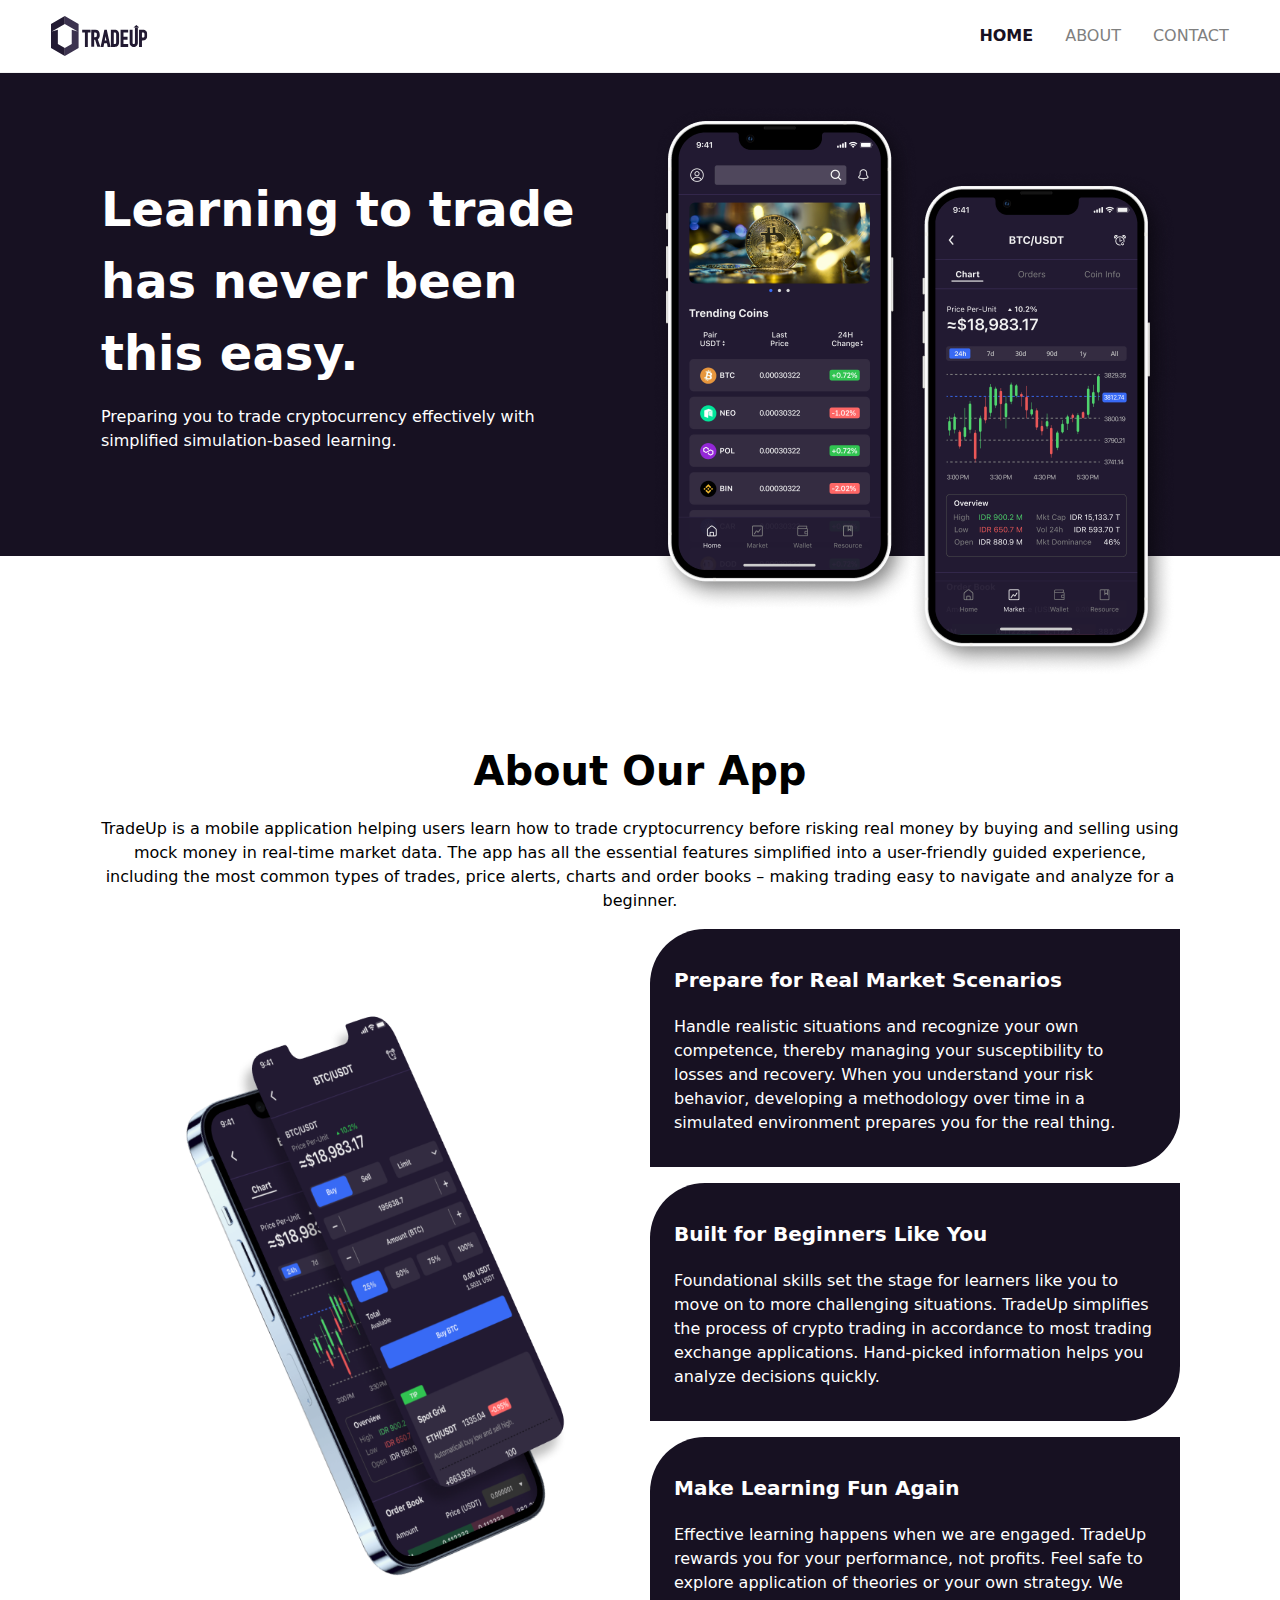
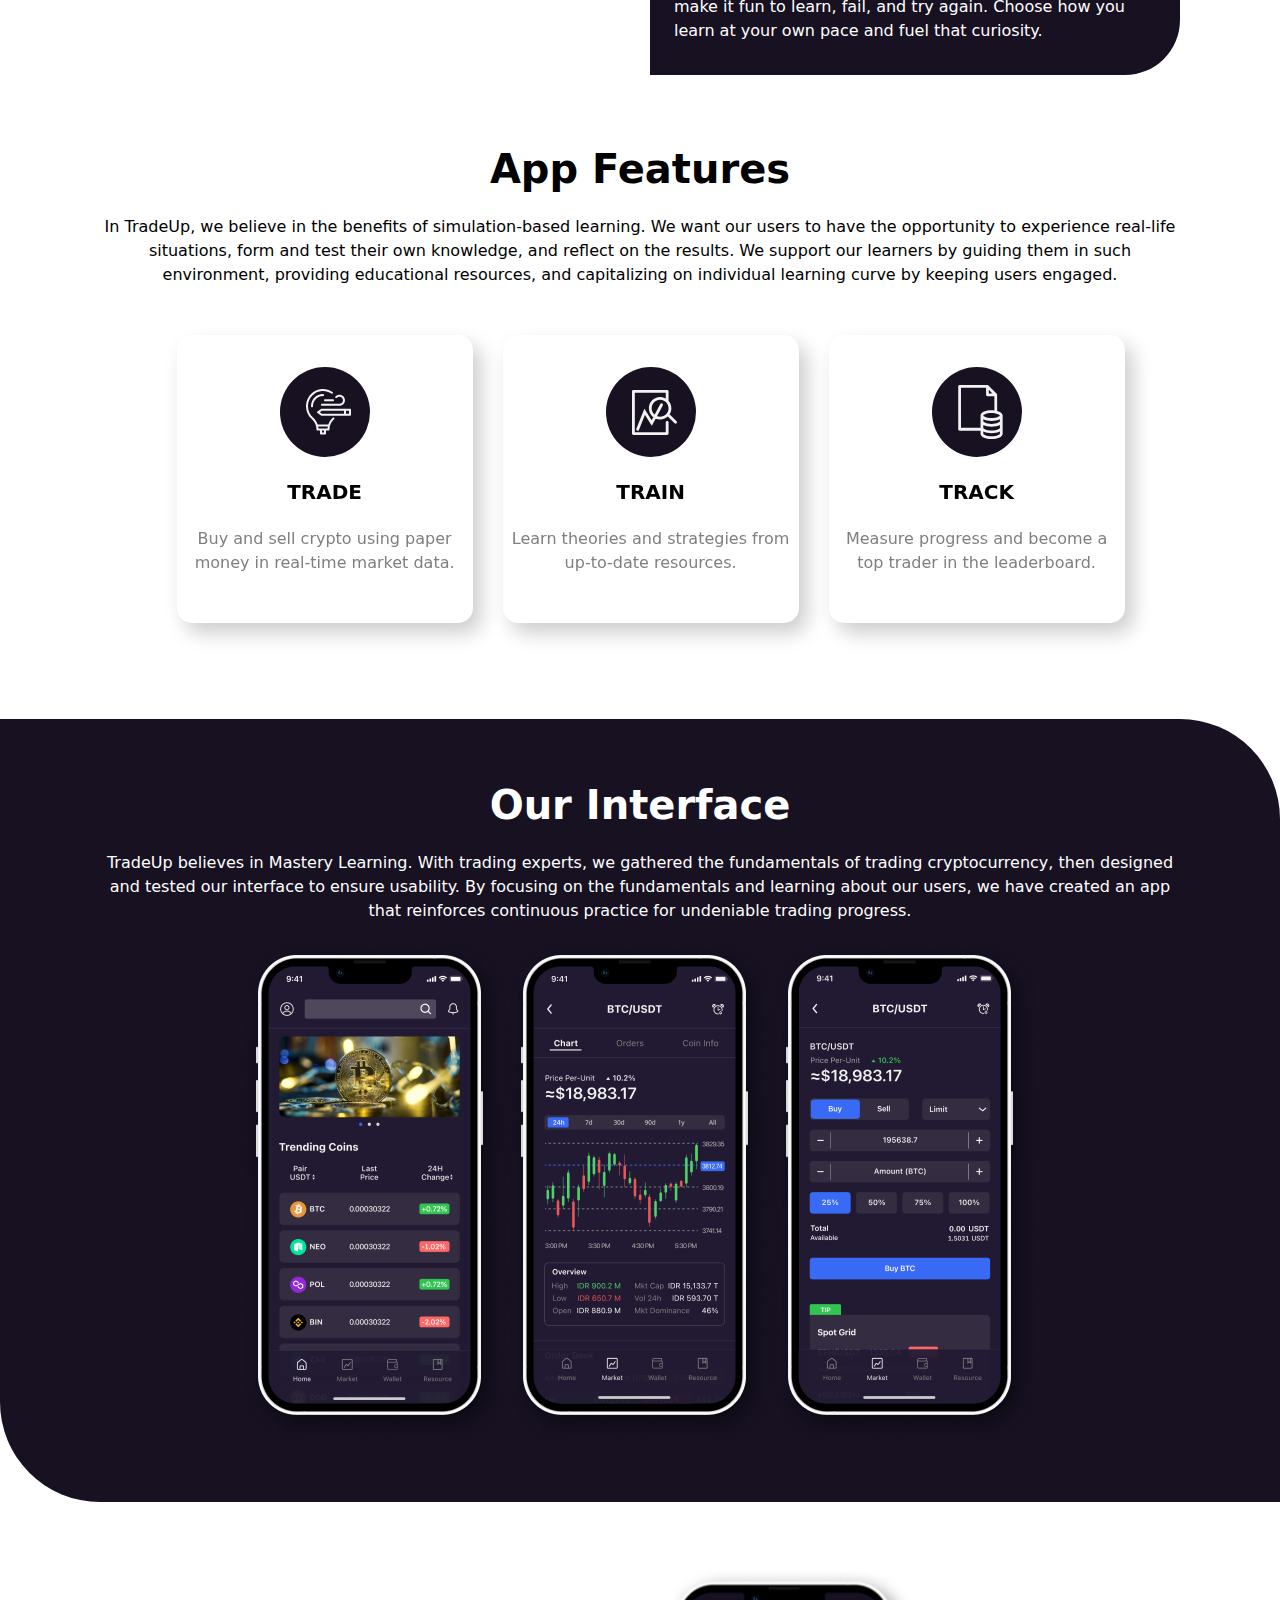
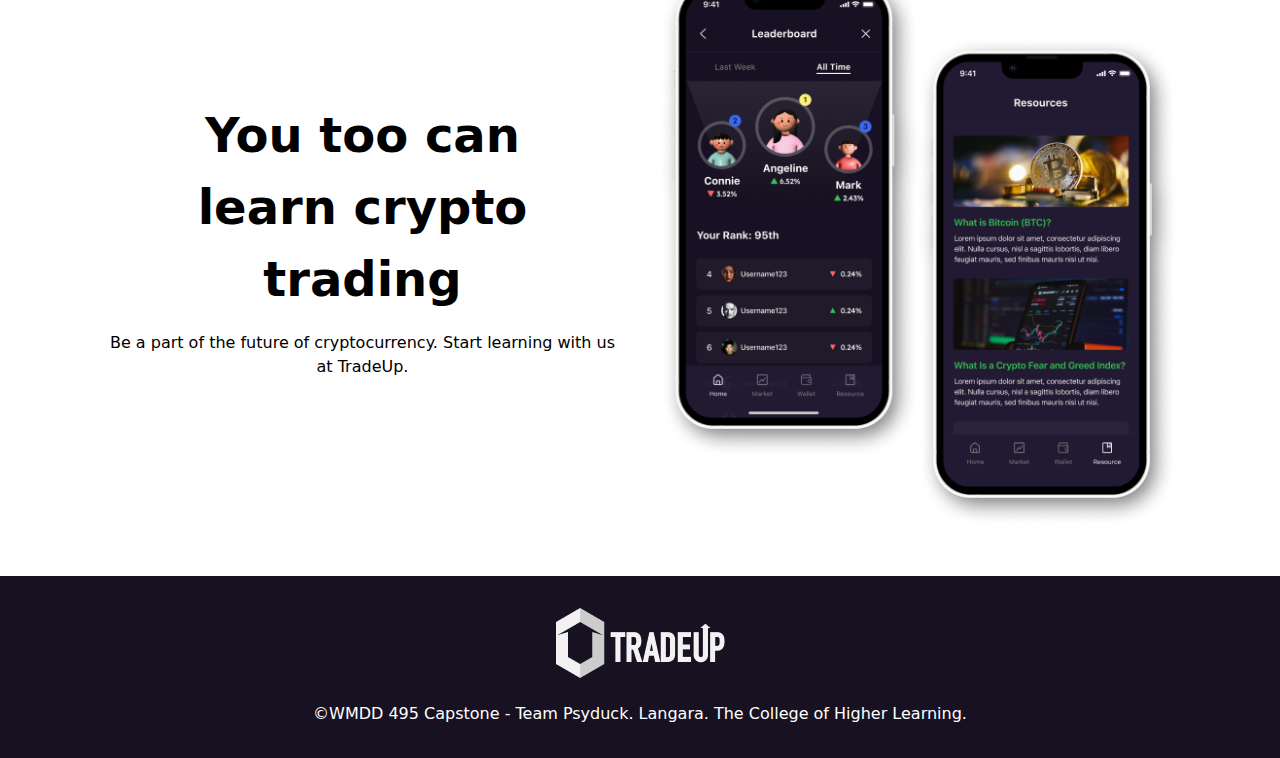
<file: index.html>
<!DOCTYPE html>
<html lang="en">
  <head>
    <meta charset="UTF-8" />
    <meta http-equiv="X-UA-Compatible" content="IE=edge" />
    <meta name="viewport" content="width=device-width, initial-scale=1.0" />
    <title>Trade Up</title>

    <link
      rel="icon"
      type="image/svg+xml"
      href="images/favicon_dark.svg"
      media="(prefers-color-scheme:dark)"
    />

    <link
      rel="icon"
      type="image/svg+xml"
      href="images/favicon_light.svg"
      media="(prefers-color-scheme:light)"
    />

    <link
      rel="stylesheet"
      href="https://cdn.jsdelivr.net/npm/swiper@8/swiper-bundle.min.css"
    />
    <link rel="stylesheet" href="style.css" />
    <script src="js/main.js" defer></script>
  </head>

  <body class="home">
    <!-- 
      ***** HEADER *****
     -->
    <header>
      <div class="container">
        <div class="site-identity">
          <img src="images/logo.svg" alt="logo" />
        </div>

        <div class="navigation">
          <button
            aria-controls="navigation-menu"
            aria-expanded="false"
            class="navigation__toggle"
          >
            <span class="visually-hidden">Menu</span>
            <span class="hamburguer"></span>
          </button>
          <nav>
            <ul
              id="navigation-menu"
              class="navigation__menu"
              data-visible="false"
            >
              <li><a href="#" class="active">Home</a></li>
              <li><a href="about.html">About</a></li>
              <li><a href="contact.html">Contact</a></li>
            </ul>
          </nav>
        </div>
      </div>
    </header>

    <!-- 
      ***** MAIN *****
     -->
    <main>
      <!-- 
        ***** BANNER *****
       -->
      <section class="hero">
        <div class="container">
          <div class="hero__text">
            <h1>Learning to trade has never been this easy.</h1>
            <p>
              Preparing you to trade cryptocurrency effectively with simplified
              simulation-based learning.
            </p>
          </div>
          <div>
            <img src="images/banner-image.png" alt="tradeup screen examples" />
          </div>
        </div>
      </section>

      <!-- 
        ***** ABOUT *****
       -->
      <section class="about">
        <div class="container">
          <div class="about__heading">
            <h2>About Our App</h2>
            <p>
              TradeUp is a mobile application helping users learn how to trade
              cryptocurrency before risking real money by buying and selling
              using mock money in real-time market data. The app has all the
              essential features simplified into a user-friendly guided
              experience, including the most common types of trades, price
              alerts, charts and order books – making trading easy to navigate
              and analyze for a beginner.
            </p>
          </div>
          <div class="about__body">
            <div class="about__body-img">
              <img src="/images/about-image.png" alt="Tradeup screens" />
            </div>
            <div class="about__items">
              <div class="about__items-uni">
                <h3>Prepare for Real Market Scenarios</h3>
                <p>
                  Handle realistic situations and recognize your own competence,
                  thereby managing your susceptibility to losses and recovery.
                  When you understand your risk behavior, developing a
                  methodology over time in a simulated environment prepares you
                  for the real thing.
                </p>
              </div>
              <div class="about__items-uni">
                <h3>Built for Beginners Like You</h3>
                <p>
                  Foundational skills set the stage for learners like you to
                  move on to more challenging situations. TradeUp simplifies the
                  process of crypto trading in accordance to most trading
                  exchange applications. Hand-picked information helps you
                  analyze decisions quickly.
                </p>
              </div>
              <div class="about__items-uni">
                <h3>Make Learning Fun Again</h3>
                <p>
                  Effective learning happens when we are engaged. TradeUp
                  rewards you for your performance, not profits. Feel safe to
                  explore application of theories or your own strategy. We make
                  it fun to learn, fail, and try again. Choose how you learn at
                  your own pace and fuel that curiosity.
                </p>
              </div>
            </div>
          </div>
        </div>
      </section>

      <!-- 
        ***** FEATURES *****
       -->
      <section class="features">
        <div class="container">
          <div>
            <h2>App Features</h2>
            <p>
              In TradeUp, we believe in the benefits of simulation-based
              learning. We want our users to have the opportunity to experience
              real-life situations, form and test their own knowledge, and
              reflect on the results. We support our learners by guiding them in
              such environment, providing educational resources, and
              capitalizing on individual learning curve by keeping users
              engaged.
            </p>
          </div>
        </div>
      </section>

      <!-- 
        ***** SWIPER *****
       -->
      <div class="swiper">
        <div class="swiper-wrapper">
          <div class="swiper-slide">
            <div class="swiper-slide__img">
              <img src="/images/learning.svg" alt="Learning" />
            </div>
            <div class="swiper-slide__text">
              <h3>Trade</h3>
              <p>
                Buy and sell crypto using paper money in real-time market data.
              </p>
            </div>
          </div>

          <div class="swiper-slide">
            <div class="swiper-slide__img">
              <img src="/images/cryptowatch.svg" alt="Cryptowatch" />
            </div>
            <div class="swiper-slide__text">
              <h3>Train</h3>
              <p>Learn theories and strategies from up-to-date resources.</p>
            </div>
          </div>

          <div class="swiper-slide">
            <div class="swiper-slide__img">
              <img src="/images/paper-based.svg" alt="Papaer-based" />
            </div>
            <div class="swiper-slide__text">
              <h3>Track</h3>
              <p>
                Measure progress and become a top trader in the leaderboard.
              </p>
            </div>
          </div>
        </div>
      </div>

      <!-- 
        ***** INTERFACE *****
       -->
      <section class="interface">
        <div class="container">
          <div>
            <h2>Our Interface</h2>
            <p>
              TradeUp believes in Mastery Learning. With trading experts, we
              gathered the fundamentals of trading cryptocurrency, then designed
              and tested our interface to ensure usability. By focusing on the
              fundamentals and learning about our users, we have created an app
              that reinforces continuous practice for undeniable trading
              progress.
            </p>
          </div>
          <div><img src="images/interface.png" alt="Tradeup interface" /></div>
        </div>
      </section>

      <!-- 
        ***** CTA *****
       -->
      <section class="cta">
        <div class="container">
          <div class="cta__text">
            <h2>You too can learn crypto trading</h2>
            <p>
              Be a part of the future of cryptocurrency. Start learning with us
              at TradeUp.
            </p>
          </div>
          <div>
            <img src="images/cta.png" alt="App screens" />
          </div>
        </div>
      </section>
    </main>

    <!-- 
      ***** FOOTER *****
     -->
    <footer>
      <div class="container">
        <div class="footer__logo">
          <img src="images/logo-dark.png" alt="Tradeup logo" />
        </div>
        <p class="copyright">
          ©WMDD 495 Capstone - Team Psyduck. Langara. The College of Higher
          Learning.
        </p>
      </div>
    </footer>
    <script src="https://cdn.jsdelivr.net/npm/swiper@8/swiper-bundle.min.js"></script>
  </body>
</html>
</file>
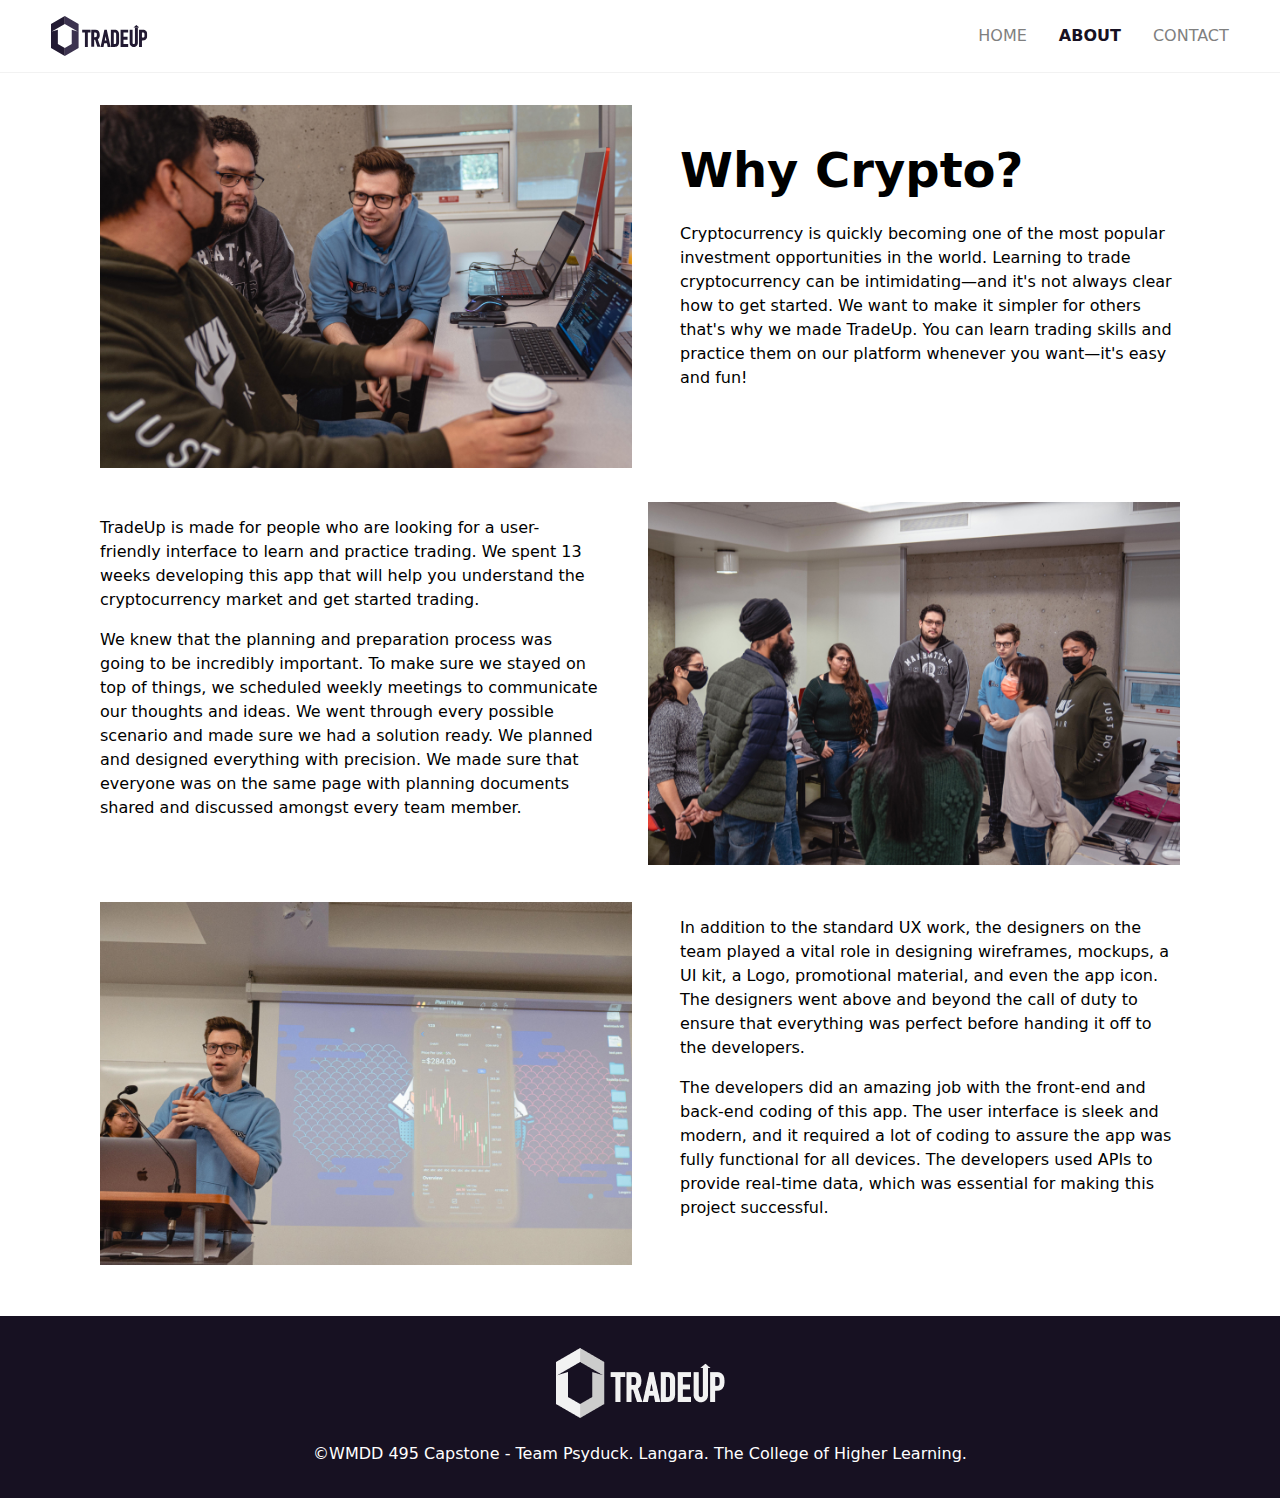
<file: about.html>
<!DOCTYPE html>
<html lang="en">
  <head>
    <meta charset="UTF-8" />
    <meta http-equiv="X-UA-Compatible" content="IE=edge" />
    <meta name="viewport" content="width=device-width, initial-scale=1.0" />
    <title>About TradeUp</title>

    <link
      rel="icon"
      type="image/svg+xml"
      href="images/favicon_dark.svg"
      media="(prefers-color-scheme:dark)"
    />

    <link
      rel="icon"
      type="image/svg+xml"
      href="images/favicon_light.svg"
      media="(prefers-color-scheme:light)"
    />

    <link rel="stylesheet" href="style.css" />
    <script src="js/main.js" defer></script>
  </head>
  <body class="about-us">
    <!-- 
      ***** HEADER *****
     -->
    <header>
      <div class="container">
        <div class="site-identity">
          <a href="index.html"><img src="images/logo.svg" alt="logo" /></a>
        </div>

        <div class="navigation">
          <button
            aria-controls="navigation-menu"
            aria-expanded="false"
            class="navigation__toggle"
          >
            <span class="visually-hidden">Menu</span>
            <span class="hamburguer"></span>
          </button>
          <nav>
            <ul
              id="navigation-menu"
              class="navigation__menu"
              data-visible="false"
            >
              <li><a href="index.html">Home</a></li>
              <li><a href="#" class="active">About</a></li>
              <li><a href="contact.html">Contact</a></li>
            </ul>
          </nav>
        </div>
      </div>
    </header>

    <!-- 
        ***** MAIN *****
       -->
    <main>
      <section>
        <div class="container content">
          <div class="content-text">
            <h1>Why Crypto?</h1>
            <p>
              Cryptocurrency is quickly becoming one of the most popular
              investment opportunities in the world. Learning to trade
              cryptocurrency can be intimidating—and it's not always clear how
              to get started. We want to make it simpler for others that's why
              we made TradeUp. You can learn trading skills and practice them on
              our platform whenever you want—it's easy and fun!
            </p>
          </div>

          <div class="content-image">
            <img src="/images/team.jpg" alt="Tradeup team" />
          </div>
        </div>
      </section>

      <section>
        <div class="container content">
          <div class="content-text">
            <p>
              TradeUp is made for people who are looking for a user-friendly
              interface to learn and practice trading. We spent 13 weeks
              developing this app that will help you understand the
              cryptocurrency market and get started trading.
            </p>
            <p>
              We knew that the planning and preparation process was going to be
              incredibly important. To make sure we stayed on top of things, we
              scheduled weekly meetings to communicate our thoughts and ideas.
              We went through every possible scenario and made sure we had a
              solution ready. We planned and designed everything with precision.
              We made sure that everyone was on the same page with planning
              documents shared and discussed amongst every team member.
            </p>
          </div>

          <div class="content-image">
            <img src="/images/team-meeting.jpg" alt="Tradeup team meeting" />
          </div>
        </div>
      </section>

      <section>
        <div class="container content">
          <div class="content-text">
            <p>
              In addition to the standard UX work, the designers on the team
              played a vital role in designing wireframes, mockups, a UI kit, a
              Logo, promotional material, and even the app icon. The designers
              went above and beyond the call of duty to ensure that everything
              was perfect before handing it off to the developers.
            </p>
            <p>
              The developers did an amazing job with the front-end and back-end
              coding of this app. The user interface is sleek and modern, and it
              required a lot of coding to assure the app was fully functional
              for all devices. The developers used APIs to provide real-time
              data, which was essential for making this project successful.
            </p>
          </div>

          <div class="content-image">
            <img src="/images/team-presentation.jpg" alt="Tradeup talks" />
          </div>
        </div>
      </section>
    </main>

    <!-- 
      ***** FOOTER *****
     -->
    <footer>
      <div class="container">
        <div class="footer__logo">
          <img src="images/logo-dark.png" alt="Tradeup logo" />
        </div>
        <p class="copyright">
          ©WMDD 495 Capstone - Team Psyduck. Langara. The College of Higher
          Learning.
        </p>
      </div>
    </footer>
    <script src="https://cdn.jsdelivr.net/npm/swiper@8/swiper-bundle.min.js"></script>
  </body>
</html>
</file>
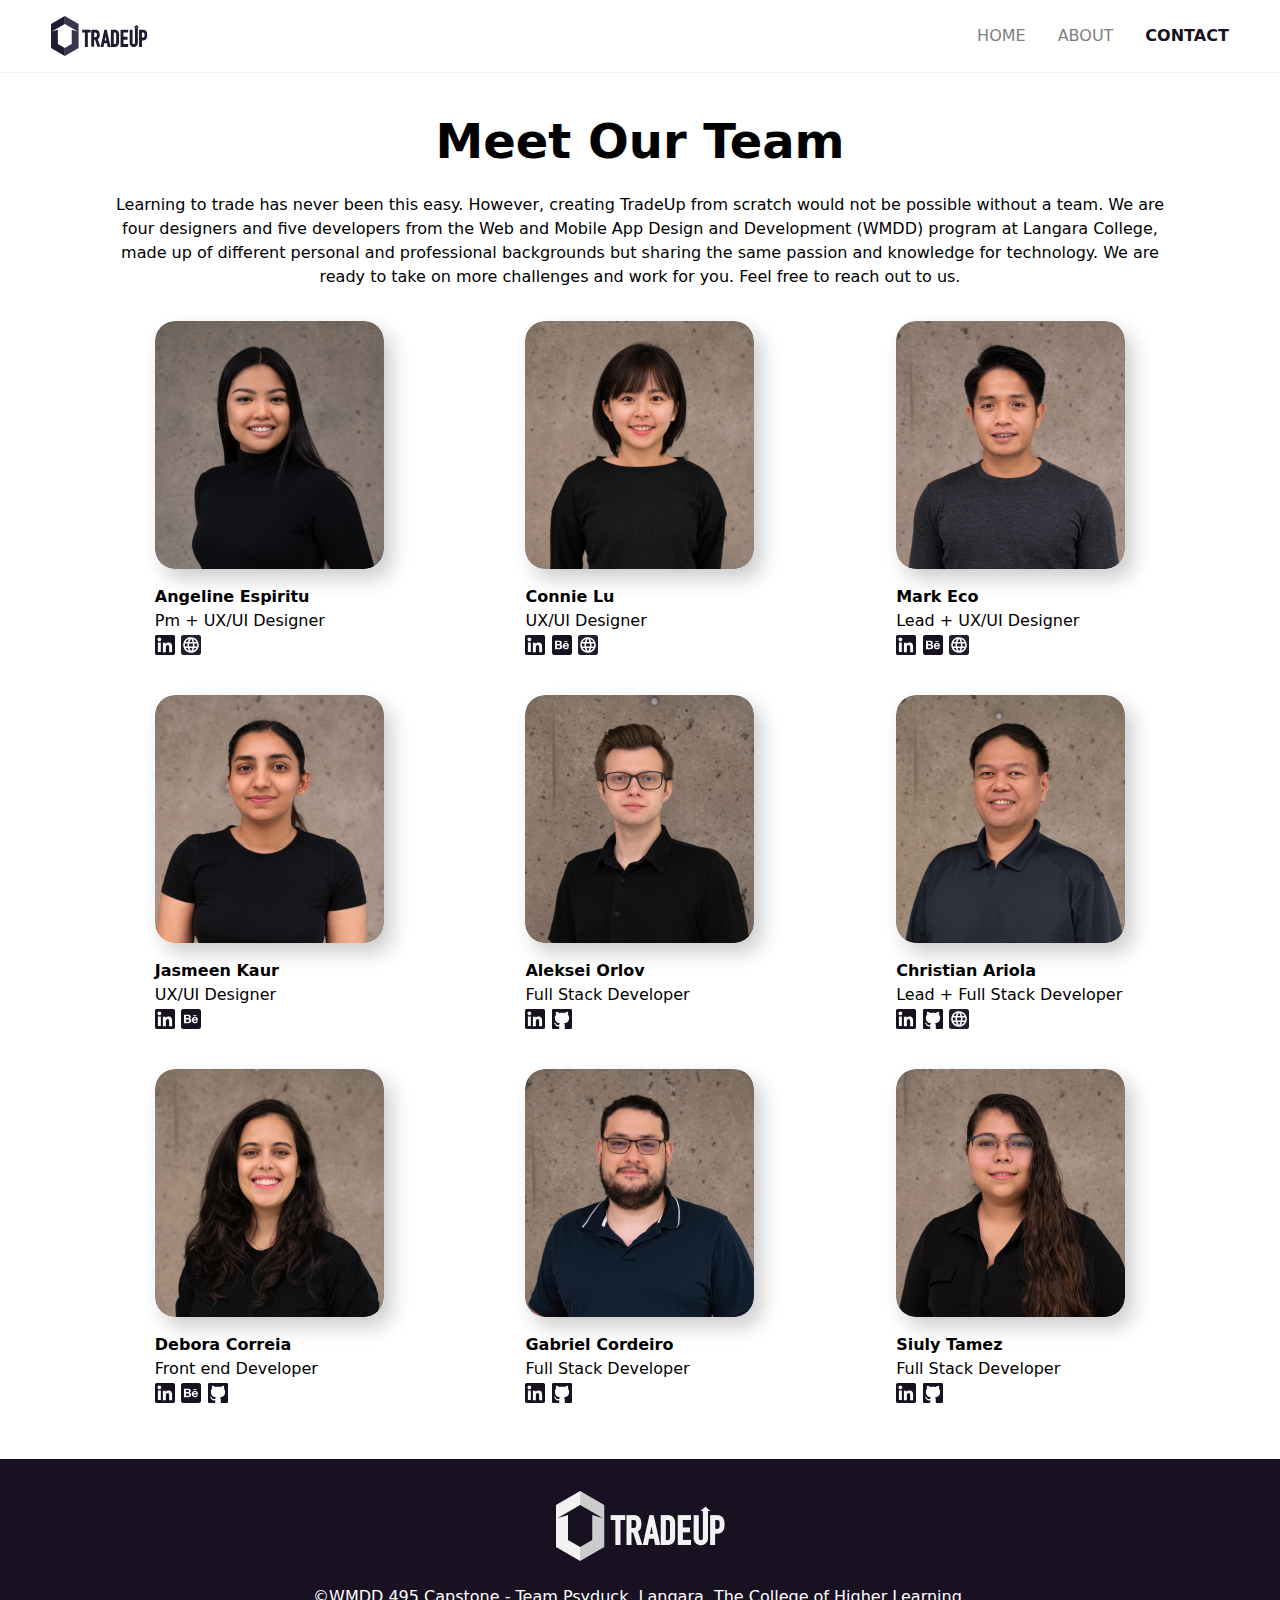
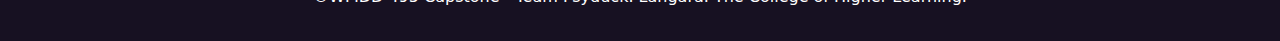
<file: contact.html>
<!DOCTYPE html>
<html lang="en">
  <head>
    <meta charset="UTF-8" />
    <meta http-equiv="X-UA-Compatible" content="IE=edge" />
    <meta name="viewport" content="width=device-width, initial-scale=1.0" />
    <title>Contact TradeUp</title>

    <link
      rel="icon"
      type="image/svg+xml"
      href="images/favicon_dark.svg"
      media="(prefers-color-scheme:dark)"
    />

    <link
      rel="icon"
      type="image/svg+xml"
      href="images/favicon_light.svg"
      media="(prefers-color-scheme:light)"
    />

    <link rel="stylesheet" href="style.css" />
    <script src="js/main.js" defer></script>
  </head>
  <body class="contact">
    <!-- 
      ***** HEADER *****
     -->
    <header>
      <div class="container">
        <div class="site-identity">
          <a href="index.html"><img src="images/logo.svg" alt="logo" /></a>
        </div>

        <div class="navigation">
          <button
            aria-controls="navigation-menu"
            aria-expanded="false"
            class="navigation__toggle"
          >
            <span class="visually-hidden">Menu</span>
            <span class="hamburguer"></span>
          </button>
          <nav>
            <ul
              id="navigation-menu"
              class="navigation__menu"
              data-visible="false"
            >
              <li><a href="index.html">Home</a></li>
              <li><a href="about.html">About</a></li>
              <li><a href="#" class="active">Contact</a></li>
            </ul>
          </nav>
        </div>
      </div>
    </header>

    <!-- 
        ***** MAIN *****
       -->
    <main>
      <section class="intro">
        <div class="container">
          <h1>Meet Our Team</h1>
          <p>
            Learning to trade has never been this easy. However, creating
            TradeUp from scratch would not be possible without a team. We are
            four designers and five developers from the Web and Mobile App
            Design and Development (WMDD) program at Langara College, made up of
            different personal and professional backgrounds but sharing the same
            passion and knowledge for technology. We are ready to take on more
            challenges and work for you. Feel free to reach out to us.
          </p>
        </div>
      </section>

      <section>
        <div class="container">
          <div class="team">
            <!--
                *** ANGELINE ***
               -->
            <div class="team__member">
              <div class="team__member-img">
                <img src="images/Angeline.jpg" alt="Angeline" />
              </div>
              <div class="team__member-info">
                <h2 class="team__member-info-name">Angeline Espiritu</h2>
                <p>Pm + UX/UI Designer</p>
                <div class="team__member-info-links">
                  <a
                    href="https://www.linkedin.com/in/angelineespiritu/"
                    aria-label="Angeline LinkedIn"
                    target="_blank"
                    ><img src="images/linkedin.svg" alt="Linkedin"
                  /></a>
                  <a
                    href="https://angelineespiritu.com/"
                    aria-label="Angeline Behance"
                    target="_blank"
                    ><img
                      src="images/website.svg"
                      alt="Portfolio"
                      aria-hidden="true"
                  /></a>
                </div>
              </div>
            </div>
            <!--
                *** CONNIE ***
               -->
            <div class="team__member">
              <div class="team__member-img">
                <img src="images/Connie.jpg" alt="Connie" />
              </div>
              <div class="team__member-info">
                <h2 class="team__member-info-name">Connie Lu</h2>
                <p>UX/UI Designer</p>
                <div class="team__member-info-links">
                  <a
                    href="https://www.linkedin.com/in/tzuying-connie-lu/"
                    aria-label="Connie LinkedIn"
                    target="_blank"
                    ><img src="images/linkedin.svg" alt="Linkedin"
                  /></a>
                  <a
                    href="https://www.behance.net/connielu/moodboards"
                    aria-label="Connie Behance"
                    target="_blank"
                    ><img src="images/behance.svg" alt="Behance"
                  /></a>
                  <a
                    href="https://www.connielu.site/"
                    aria-label="Connie Website"
                    target="_blank"
                    ><img src="images/website.svg" alt="Portfolio"
                  /></a>
                </div>
              </div>
            </div>
            <!--
                *** MARK ***
               -->
            <div class="team__member">
              <div class="team__member-img">
                <img src="images/Mark.jpg" alt="Mark" />
              </div>
              <div class="team__member-info">
                <h2 class="team__member-info-name">Mark Eco</h2>
                <p>Lead + UX/UI Designer</p>
                <div class="team__member-info-links">
                  <a
                    href="https://www.linkedin.com/in/markeco/"
                    aria-label="Mark LinkedIn"
                    target="_blank"
                    ><img src="images/linkedin.svg" alt="Linkedin"
                  /></a>
                  <a
                    href="https://www.behance.net/markwilton"
                    aria-label="Mark Behance"
                    target="_blank"
                    ><img src="images/behance.svg" alt="Behance"
                  /></a>
                  <a
                    href="https://markeco.ca/"
                    aria-label="Mark Website"
                    target="_blank"
                    ><img src="images/website.svg" alt="Portfolio"
                  /></a>
                </div>
              </div>
            </div>
            <!--
                *** JASMEEN ***
               -->
            <div class="team__member">
              <div class="team__member-img">
                <img src="images/Jasmeen.jpg" alt="Jasmeen" />
              </div>
              <div class="team__member-info">
                <h2 class="team__member-info-name">Jasmeen Kaur</h2>
                <p>UX/UI Designer</p>
                <div class="team__member-info-links">
                  <a
                    href="https://www.linkedin.com/in/jasmeen-k-bhandal/"
                    aria-label="Jasmeen LinkedIn"
                    target="_blank"
                    ><img src="images/linkedin.svg" alt="Linkedin"
                  /></a>
                  <a
                    href="https://www.behance.net/jasmeenkaur23"
                    aria-label="Jasmeen Behance"
                    target="_blank"
                    ><img src="images/behance.svg" alt="Behance"
                  /></a>
                </div>
              </div>
            </div>
            <!--
                *** ALEX ***
               -->
            <div class="team__member">
              <div class="team__member-img">
                <img src="images/Alex.jpg" alt="Alex" />
              </div>
              <div class="team__member-info">
                <h2 class="team__member-info-name">Aleksei Orlov</h2>
                <p>Full Stack Developer</p>
                <div class="team__member-info-links">
                  <a
                    href="https://www.linkedin.com/in/alexorl432/"
                    aria-label="Alex LinkedIn"
                    target="_blank"
                    ><img src="images/linkedin.svg" alt="Linkedin"
                  /></a>
                  <a
                    href="https://github.com/alexey432"
                    aria-label="Alex Github"
                    target="_blank"
                    ><img src="images/github.svg" alt="Github"
                  /></a>
                </div>
              </div>
            </div>
            <!--
                *** CHRISTIAN ***
               -->
            <div class="team__member">
              <div class="team__member-img">
                <img src="images/Christian.jpg" alt="Christian" />
              </div>
              <div class="team__member-info">
                <h2 class="team__member-info-name">Christian Ariola</h2>
                <p>Lead + Full Stack Developer</p>
                <div class="team__member-info-links">
                  <a
                    href="https://www.linkedin.com/in/christian-pierre-ariola/"
                    aria-label="Christian LinkedIn"
                    target="_blank"
                    ><img src="images/linkedin.svg" alt=""
                  /></a>
                  <a
                    href="https://github.com/christianariola"
                    aria-label="Christian Github"
                    target="_blank"
                    ><img src="images/github.svg" alt="Github"
                  /></a>
                  <a
                    href="http://www.christianariola.com/"
                    aria-label="Christian Website"
                    target="_blank"
                    ><img src="images/website.svg" alt="Portfolio"
                  /></a>
                </div>
              </div>
            </div>
            <!--
                *** DEBORA ***
               -->
            <div class="team__member">
              <div class="team__member-img">
                <img src="images/Deb.jpg" alt="Debora" />
              </div>
              <div class="team__member-info">
                <h2 class="team__member-info-name">Debora Correia</h2>
                <p>Front end Developer</p>
                <div class="team__member-info-links">
                  <a
                    href="https://www.linkedin.com/in/deborapcorreia/"
                    aria-label="Debora LinkedIn"
                    target="_blank"
                    ><img src="images/linkedin.svg" alt="Linkedin"
                  /></a>
                  <a
                    href="https://www.behance.net/deboracorreia5"
                    aria-label="Debora Behance"
                    target="_blank"
                    ><img src="images/behance.svg" alt="Behance"
                  /></a>
                  <a
                    href="https://github.com/deborapatrao"
                    aria-label="Debora Github"
                    target="_blank"
                    ><img src="images/github.svg" alt="Github"
                  /></a>
                </div>
              </div>
            </div>
            <!--
                *** GABRIEL ***
               -->
            <div class="team__member">
              <div class="team__member-img">
                <img src="images/Gab.jpg" alt="Gabriel" />
              </div>
              <div class="team__member-info">
                <h2 class="team__member-info-name">Gabriel Cordeiro</h2>
                <p>Full Stack Developer</p>
                <div class="team__member-info-links">
                  <a
                    href="https://www.linkedin.com/in/gpcordeiro/"
                    aria-label="Gabriel LinkedIn"
                    target="_blank"
                    ><img src="images/linkedin.svg" alt="Linkedin"
                  /></a>
                  <a
                    href="https://github.com/gabrieldpcordeiro"
                    aria-label="Gabriel Github"
                    target="_blank"
                    ><img src="images/github.svg" alt="Github"
                  /></a>
                </div>
              </div>
            </div>
            <!--
                *** SIULY ***
               -->
            <div class="team__member">
              <div class="team__member-img">
                <img src="images/Siuly.jpg" alt="Siuly" />
              </div>
              <div class="team__member-info">
                <h2 class="team__member-info-name">Siuly Tamez</h2>
                <p>Full Stack Developer</p>
                <div class="team__member-info-links">
                  <a
                    href="https://www.linkedin.com/in/siuly-tamez/"
                    aria-label="Siuly LinkedIn"
                    target="_blank"
                    ><img src="images/linkedin.svg" alt="Linkedin"
                  /></a>
                  <a
                    href="https://github.com/siuly"
                    aria-label="Siuly Github"
                    target="_blank"
                    ><img src="images/github.svg" alt="Github"
                  /></a>
                </div>
              </div>
            </div>
          </div>
        </div>
      </section>
    </main>

    <!-- 
      ***** FOOTER *****
     -->
    <footer>
      <div class="container">
        <div class="footer__logo">
          <img src="images/logo-dark.png" alt="Tradeup logo" />
        </div>
        <p class="copyright">
          ©WMDD 495 Capstone - Team Psyduck. Langara. The College of Higher
          Learning.
        </p>
      </div>
    </footer>
    <script src="https://cdn.jsdelivr.net/npm/swiper@8/swiper-bundle.min.js"></script>
  </body>
</html>
</file>
<file: style.css>
/*! normalize.css v8.0.1 | MIT License | github.com/necolas/normalize.css */
/* Document
   ========================================================================== */
/**
 * 1. Correct the line height in all browsers.
 * 2. Prevent adjustments of font size after orientation changes in iOS.
 */
html {
  line-height: 1.15;
  /* 1 */
  -webkit-text-size-adjust: 100%;
  /* 2 */
}

/* Sections
     ========================================================================== */
/**
   * Remove the margin in all browsers.
   */
body {
  margin: 0;
}

/**
   * Render the `main` element consistently in IE.
   */
main {
  display: block;
}

/**
   * Correct the font size and margin on `h1` elements within `section` and
   * `article` contexts in Chrome, Firefox, and Safari.
   */
h1 {
  font-size: 2em;
  margin: 0.67em 0;
}

/* Grouping content
     ========================================================================== */
/**
   * 1. Add the correct box sizing in Firefox.
   * 2. Show the overflow in Edge and IE.
   */
hr {
  box-sizing: content-box;
  /* 1 */
  height: 0;
  /* 1 */
  overflow: visible;
  /* 2 */
}

/**
   * 1. Correct the inheritance and scaling of font size in all browsers.
   * 2. Correct the odd `em` font sizing in all browsers.
   */
pre {
  font-family: monospace, monospace;
  /* 1 */
  font-size: 1em;
  /* 2 */
}

/* Text-level semantics
     ========================================================================== */
/**
   * Remove the gray background on active links in IE 10.
   */
a {
  background-color: transparent;
}

/**
   * 1. Remove the bottom border in Chrome 57-
   * 2. Add the correct text decoration in Chrome, Edge, IE, Opera, and Safari.
   */
abbr[title] {
  border-bottom: none;
  /* 1 */
  text-decoration: underline;
  /* 2 */
  text-decoration: underline dotted;
  /* 2 */
}

/**
   * Add the correct font weight in Chrome, Edge, and Safari.
   */
b,
strong {
  font-weight: bolder;
}

/**
   * 1. Correct the inheritance and scaling of font size in all browsers.
   * 2. Correct the odd `em` font sizing in all browsers.
   */
code,
kbd,
samp {
  font-family: monospace, monospace;
  /* 1 */
  font-size: 1em;
  /* 2 */
}

/**
   * Add the correct font size in all browsers.
   */
small {
  font-size: 80%;
}

/**
   * Prevent `sub` and `sup` elements from affecting the line height in
   * all browsers.
   */
sub,
sup {
  font-size: 75%;
  line-height: 0;
  position: relative;
  vertical-align: baseline;
}

sub {
  bottom: -0.25em;
}

sup {
  top: -0.5em;
}

/* Embedded content
     ========================================================================== */
/**
   * Remove the border on images inside links in IE 10.
   */
img {
  border-style: none;
}

/* Forms
     ========================================================================== */
/**
   * 1. Change the font styles in all browsers.
   * 2. Remove the margin in Firefox and Safari.
   */
button,
input,
optgroup,
select,
textarea {
  font-family: inherit;
  /* 1 */
  font-size: 100%;
  /* 1 */
  line-height: 1.15;
  /* 1 */
  margin: 0;
  /* 2 */
}

/**
   * Show the overflow in IE.
   * 1. Show the overflow in Edge.
   */
button,
input {
  /* 1 */
  overflow: visible;
}

/**
   * Remove the inheritance of text transform in Edge, Firefox, and IE.
   * 1. Remove the inheritance of text transform in Firefox.
   */
button,
select {
  /* 1 */
  text-transform: none;
}

/**
   * Correct the inability to style clickable types in iOS and Safari.
   */
button,
[type=button],
[type=reset],
[type=submit] {
  -webkit-appearance: button;
}

/**
   * Remove the inner border and padding in Firefox.
   */
button::-moz-focus-inner,
[type=button]::-moz-focus-inner,
[type=reset]::-moz-focus-inner,
[type=submit]::-moz-focus-inner {
  border-style: none;
  padding: 0;
}

/**
   * Restore the focus styles unset by the previous rule.
   */
button:-moz-focusring,
[type=button]:-moz-focusring,
[type=reset]:-moz-focusring,
[type=submit]:-moz-focusring {
  outline: 1px dotted ButtonText;
}

/**
   * Correct the padding in Firefox.
   */
fieldset {
  padding: 0.35em 0.75em 0.625em;
}

/**
   * 1. Correct the text wrapping in Edge and IE.
   * 2. Correct the color inheritance from `fieldset` elements in IE.
   * 3. Remove the padding so developers are not caught out when they zero out
   *    `fieldset` elements in all browsers.
   */
legend {
  box-sizing: border-box;
  /* 1 */
  color: inherit;
  /* 2 */
  display: table;
  /* 1 */
  max-width: 100%;
  /* 1 */
  padding: 0;
  /* 3 */
  white-space: normal;
  /* 1 */
}

/**
   * Add the correct vertical alignment in Chrome, Firefox, and Opera.
   */
progress {
  vertical-align: baseline;
}

/**
   * Remove the default vertical scrollbar in IE 10+.
   */
textarea {
  overflow: auto;
}

/**
   * 1. Add the correct box sizing in IE 10.
   * 2. Remove the padding in IE 10.
   */
[type=checkbox],
[type=radio] {
  box-sizing: border-box;
  /* 1 */
  padding: 0;
  /* 2 */
}

/**
   * Correct the cursor style of increment and decrement buttons in Chrome.
   */
[type=number]::-webkit-inner-spin-button,
[type=number]::-webkit-outer-spin-button {
  height: auto;
}

/**
   * 1. Correct the odd appearance in Chrome and Safari.
   * 2. Correct the outline style in Safari.
   */
[type=search] {
  -webkit-appearance: textfield;
  /* 1 */
  outline-offset: -2px;
  /* 2 */
}

/**
   * Remove the inner padding in Chrome and Safari on macOS.
   */
[type=search]::-webkit-search-decoration {
  -webkit-appearance: none;
}

/**
   * 1. Correct the inability to style clickable types in iOS and Safari.
   * 2. Change font properties to `inherit` in Safari.
   */
::-webkit-file-upload-button {
  -webkit-appearance: button;
  /* 1 */
  font: inherit;
  /* 2 */
}

/* Interactive
     ========================================================================== */
/*
   * Add the correct display in Edge, IE 10+, and Firefox.
   */
details {
  display: block;
}

/*
   * Add the correct display in all browsers.
   */
summary {
  display: list-item;
}

/* Misc
     ========================================================================== */
/**
   * Add the correct display in IE 10+.
   */
template {
  display: none;
}

/**
   * Add the correct display in IE 10.
   */
[hidden] {
  display: none;
}

.visually-hidden {
  clip: rect(0 0 0 0);
  clip-path: inset(50%);
  height: 1px;
  overflow: hidden;
  position: absolute;
  white-space: nowrap;
  width: 1px;
}

body {
  font-family: -apple-system, system-ui, BlinkMacSystemFont, "Segoe UI", Roboto, Ubuntu;
  font-size: 1rem;
  font-weight: 300;
  line-height: 1.5;
}

h1, h2 {
  font-size: 3rem;
  font-weight: 700;
  margin: 0;
  padding: 0;
}

h2 {
  font-size: 2.5rem;
  font-weight: 600;
}

h3 {
  font-size: 1.25rem;
  font-weight: 600;
}

.subheading {
  font-size: 1.5rem;
  font-weight: 600;
}

@keyframes float {
  0% {
    transform: translate(-5px, -10px);
  }
  100% {
    transform: translate(5px, 10px);
  }
}
img {
  max-width: 100%;
  height: auto;
  display: block;
  margin: auto;
}

.contact .team__member-img {
  border-radius: 10px;
  overflow: hidden;
}
.contact .team__member-info-links img {
  display: inline-block;
}

.navigation__menu {
  list-style: none;
  padding: 0;
  margin: 0;
}
.navigation a {
  text-transform: uppercase;
  text-decoration: none;
  color: #7F7F7F;
}
@media only screen and (max-width: 1000px) {
  .navigation__toggle {
    border: none;
    background: none;
    position: absolute;
    inset: 0 0 0 87%;
    z-index: 1000;
  }
  .navigation__menu {
    position: fixed;
    inset: 0 0 0 0;
    background-color: #171122;
    display: flex;
    transform: translateY(-100%);
    transition: transform 500ms ease-out;
    flex-direction: column;
    align-items: center;
    justify-content: start;
    padding-top: 8rem;
  }
  .navigation__menu[data-visible=true] {
    transform: translateY(0%);
  }
  .navigation__menu li {
    margin-bottom: 3rem;
  }
  .navigation__menu li a {
    color: #fff;
    font-size: 1.5rem;
  }
}
@media only screen and (min-width: 1000px) {
  .navigation__toggle {
    display: none;
  }
  .navigation__menu {
    display: flex;
    flex-flow: row nowrap;
    gap: 2rem;
  }
  .navigation a {
    position: relative;
    transition: all 0.5s;
  }
  .navigation a.active {
    color: #171122;
    font-weight: 600;
  }
  .navigation a::before {
    content: "";
    width: 100%;
    height: 2px;
    position: absolute;
    bottom: -3px;
    left: 0;
    background-color: #171122;
    transform: scale(0);
    transition: all 0.5s;
  }
  .navigation a:hover::before {
    transform: scale(1);
  }
  .navigation a:hover {
    color: #171122;
  }
}

header {
  background-color: #fff;
  position: sticky;
  top: 0;
  width: 100%;
  z-index: 100;
  border-bottom: 1px solid #f2f2f2;
}
header .container {
  padding: 1rem 4%;
  display: flex;
  justify-content: space-between;
  align-items: center;
}

.container {
  padding: 0 20px;
}
@media only screen and (min-width: 1000px) {
  .container {
    max-width: 1240px;
    margin: auto;
    padding: 0 100px;
  }
}

.home .hero {
  background-image: linear-gradient(#171122 70%, #fff 70%);
  color: #fff;
  padding-top: 2rem;
}
@media only screen and (min-width: 1000px) {
  .home .hero {
    background-image: linear-gradient(#171122 80%, #fff 80%);
  }
  .home .hero .container {
    display: flex;
    align-items: center;
    justify-content: center;
  }
  .home .hero__text {
    margin-top: -13%;
    padding-right: 3rem;
    max-width: 500px;
  }
}
.home .about__heading {
  text-align: center;
}
.home .about__body-img {
  animation-name: float;
  animation-duration: 3s;
  animation-timing-function: ease-in-out;
  animation-iteration-count: infinite;
  animation-direction: alternate;
}
.home .about img {
  box-sizing: border-box;
  padding: 0 4rem 1rem 4rem;
}
.home .about__items {
  display: flex;
  flex-direction: column;
  gap: 1rem;
}
.home .about__items-uni {
  background-color: #171122;
  color: #fff;
  border-radius: 55px 0;
  padding: 1rem 1.5rem;
}
@media only screen and (min-width: 1000px) {
  .home .about__body {
    display: flex;
    align-items: center;
    justify-content: center;
  }
  .home .about__body-img {
    flex-basis: 50%;
  }
  .home .about__items {
    flex-basis: 50%;
  }
  .home .about img {
    max-width: 550px;
  }
}
.home section:not(:first-of-type) {
  margin-top: 4rem;
}
.home .features {
  text-align: center;
}
.home .interface {
  text-align: center;
  color: #fff;
  background-color: #171122;
  border-radius: 0 100px;
  padding: 3.5rem 0;
}
.home .cta {
  text-align: center;
}
.home .cta h2 {
  font-size: 3rem;
  margin: 0 3rem;
}
@media only screen and (min-width: 1000px) {
  .home .cta .container {
    display: flex;
    align-items: center;
    justify-content: center;
    gap: 2rem;
  }
  .home .cta__text {
    flex-basis: 50%;
  }
}

footer {
  background-color: #171122;
  color: #fff;
  padding: 2rem 0 1rem 0;
  margin-top: 3rem;
}
footer .container {
  display: flex;
  flex-direction: column;
  align-items: center;
  text-align: center;
  gap: 0.5rem;
}

.about-us section {
  margin-top: 2rem;
}
.about-us section .content-text {
  margin-bottom: 2rem;
}
@media only screen and (min-width: 1000px) {
  .about-us section .content {
    display: grid;
    grid-template-columns: repeat(2, 1fr);
    gap: 1rem;
    align-items: center;
  }
  .about-us section:nth-of-type(odd) .content-text {
    padding-left: 2rem;
    order: 2;
  }
  .about-us section:nth-of-type(even) .content-text {
    padding-right: 2rem;
  }
}

.contact section {
  margin-top: 2rem;
}
.contact .intro {
  text-align: center;
}
.contact .team {
  display: grid;
  grid-template-columns: repeat(2, 1fr);
  row-gap: 2rem;
  column-gap: 2rem;
  justify-items: center;
}
@media only screen and (min-width: 600px) {
  .contact .team {
    grid-template-columns: repeat(3, 1fr);
  }
}
.contact .team__member-img {
  box-shadow: 8px 10px 20px rgba(0, 0, 0, 0.2);
  border-radius: 20px;
  display: flex;
  align-items: start;
}
.contact .team__member-img img {
  margin-bottom: 0;
}
.contact .team__member-info {
  margin-top: 1rem;
}
.contact .team__member-info-name {
  margin: 0;
  font-size: 1rem;
}
.contact .team__member-info p {
  margin: 0;
}
.contact .team__member-info-links {
  font-size: 1.25rem;
}
.contact .team__member-info-links a {
  color: #171122;
}

@media only screen and (max-width: 1000px) {
  .navigation__toggle .hamburguer,
.navigation__toggle .hamburguer::after,
.navigation__toggle .hamburguer::before {
    height: 3px;
    background-color: #171122;
    display: block;
    border-radius: 2px;
    transition: all 500ms ease-out;
  }
  .navigation__toggle .hamburguer {
    position: relative;
    width: 25px;
  }
  .navigation__toggle .hamburguer::after {
    content: "";
    position: absolute;
    width: 13px;
    bottom: 7px;
    right: 0;
  }
  .navigation__toggle .hamburguer::before {
    content: "";
    position: absolute;
    width: 13px;
    top: 7px;
    left: 0;
  }
  .navigation__toggle[aria-expanded=true] .hamburguer,
.navigation__toggle[aria-expanded=true] .hamburguer::after,
.navigation__toggle[aria-expanded=true] .hamburguer::before {
    background-color: #fff;
  }
  .navigation__toggle[aria-expanded=true] .hamburguer {
    transform: rotate(45deg);
  }
  .navigation__toggle[aria-expanded=true] .hamburguer::after {
    transform: rotate(-90deg) translateY(-6px) translateX(-1px);
  }
  .navigation__toggle[aria-expanded=true] .hamburguer::before {
    transform: rotate(-90deg) translateY(6px) translateX(1px);
  }
}
.swiper-wrapper {
  padding: 2rem 2%;
}
@media only screen and (min-width: 1000px) {
  .swiper-wrapper {
    justify-content: center;
  }
}
.swiper-slide {
  border-radius: 15px;
  box-shadow: 8px 10px 20px rgba(0, 0, 0, 0.2);
  text-align: center;
  display: flex;
  flex-direction: column;
  align-items: center;
  padding: 2rem 0.5rem;
}
.swiper-slide__img {
  background-color: #171122;
  border-radius: 50%;
  width: 90px;
  height: 90px;
  display: flex;
  align-items: center;
}
.swiper-slide__img img {
  max-width: 50%;
}
.swiper-slide__img img:nth-of-type(1), .swiper-slide__img img:nth-of-type(2) {
  padding-left: 7px;
}
.swiper-slide__text h3 {
  text-transform: uppercase;
}
.swiper-slide__text p {
  color: #7F7F7F;
}

/*# sourceMappingURL=style.css.map */
</file>
